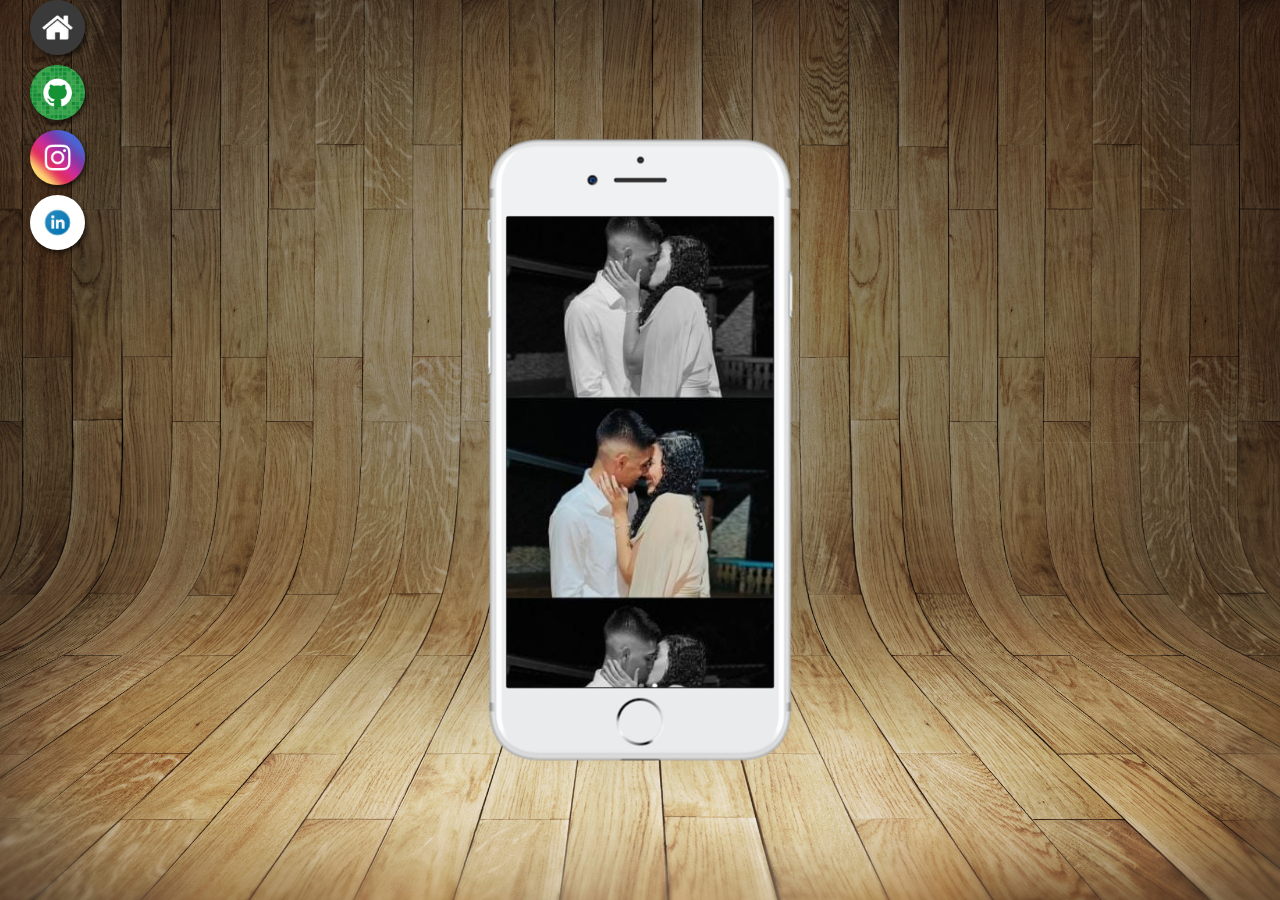
<file: index.html>
<!DOCTYPE html>
<html lang="pt-br">
<head>
    <meta charset="UTF-8">
    <meta name="viewport" content="width=device-width, initial-scale=1.0">
    <link rel="shortcut icon" href="favicon.ico" type="image/x-icon">
    <link rel="stylesheet" href="estilos/style.css">
    <title>Projeto de Redes Sociais</title>
</head>
<body>
    <main>
        <section id="telefone">
            <iframe src="home.html" name="tela" id="tela" frameborder="0">
                Seu navegador não é compatível com esse recurso.
            </iframe>
        </section>
        <section id="redes-sociais">
            <a href="home.html" target="tela"><img src="imagens/logo-home.jpg" alt="Home"></a>
            <a href="github.html" target="tela"><img src="imagens/logo-github.jpg" alt="GitHub"></a>
            <a href="instagram.html" target="tela"><img src="imagens/logo-instagram.jpg" alt="Instagram"></a>
            <a href="linkedin.html" target="tela" class="linkedin"><img src="imagens/logo-linkedin.jpg" alt="LinkedIn"></a>
        </section>
    </main>
</body>
</html>
</file>
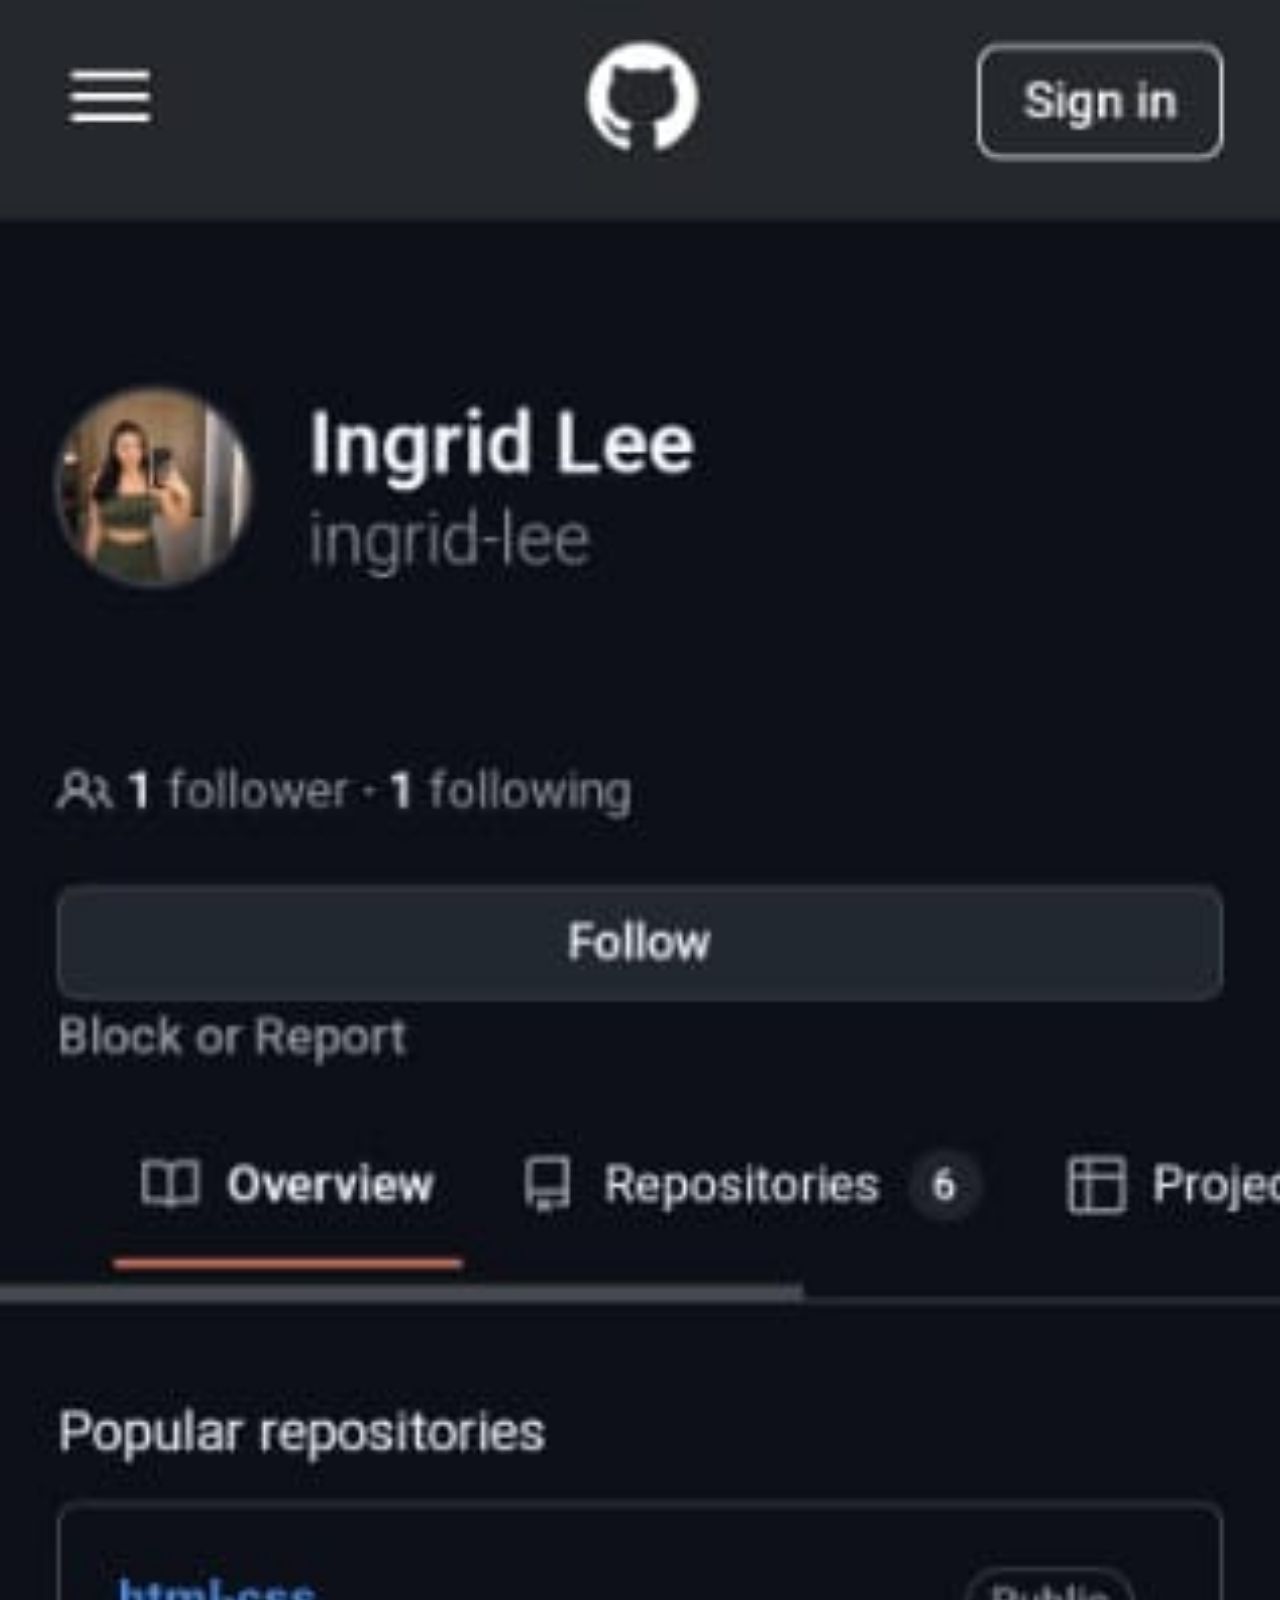
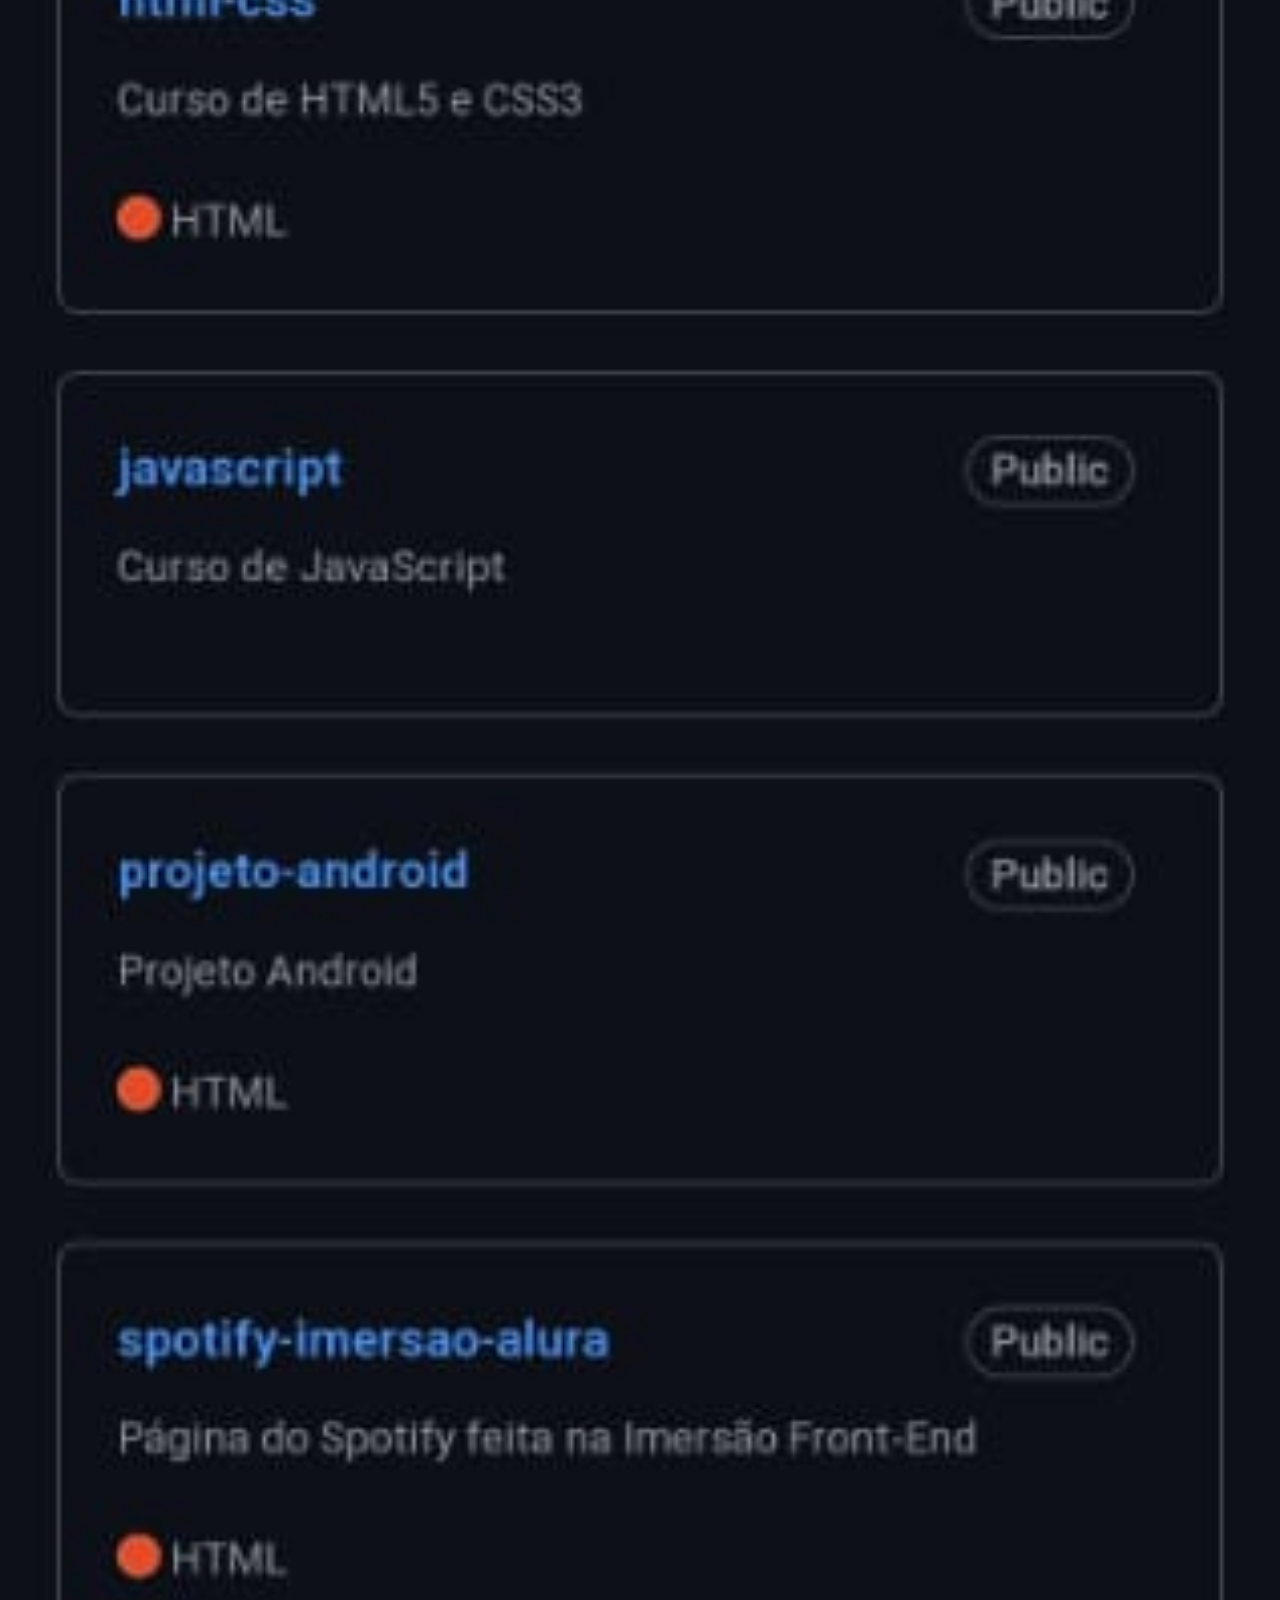
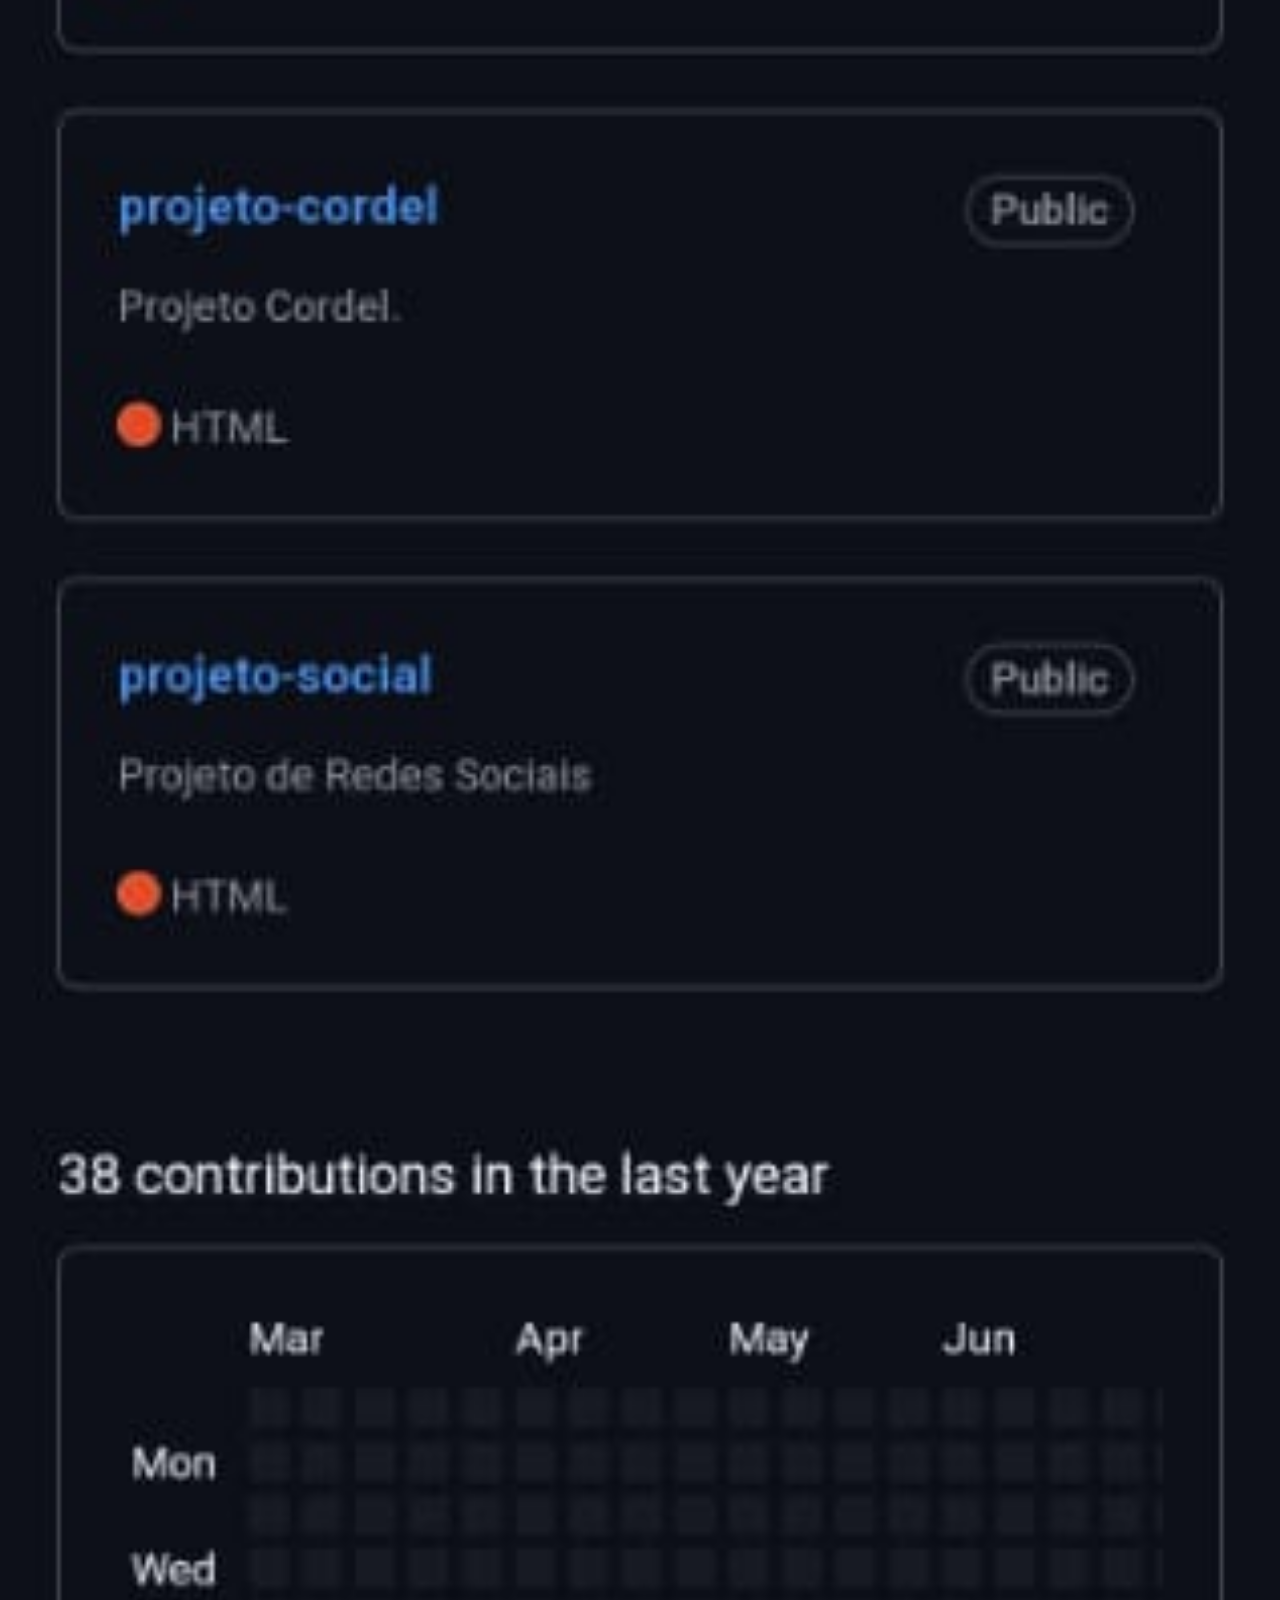
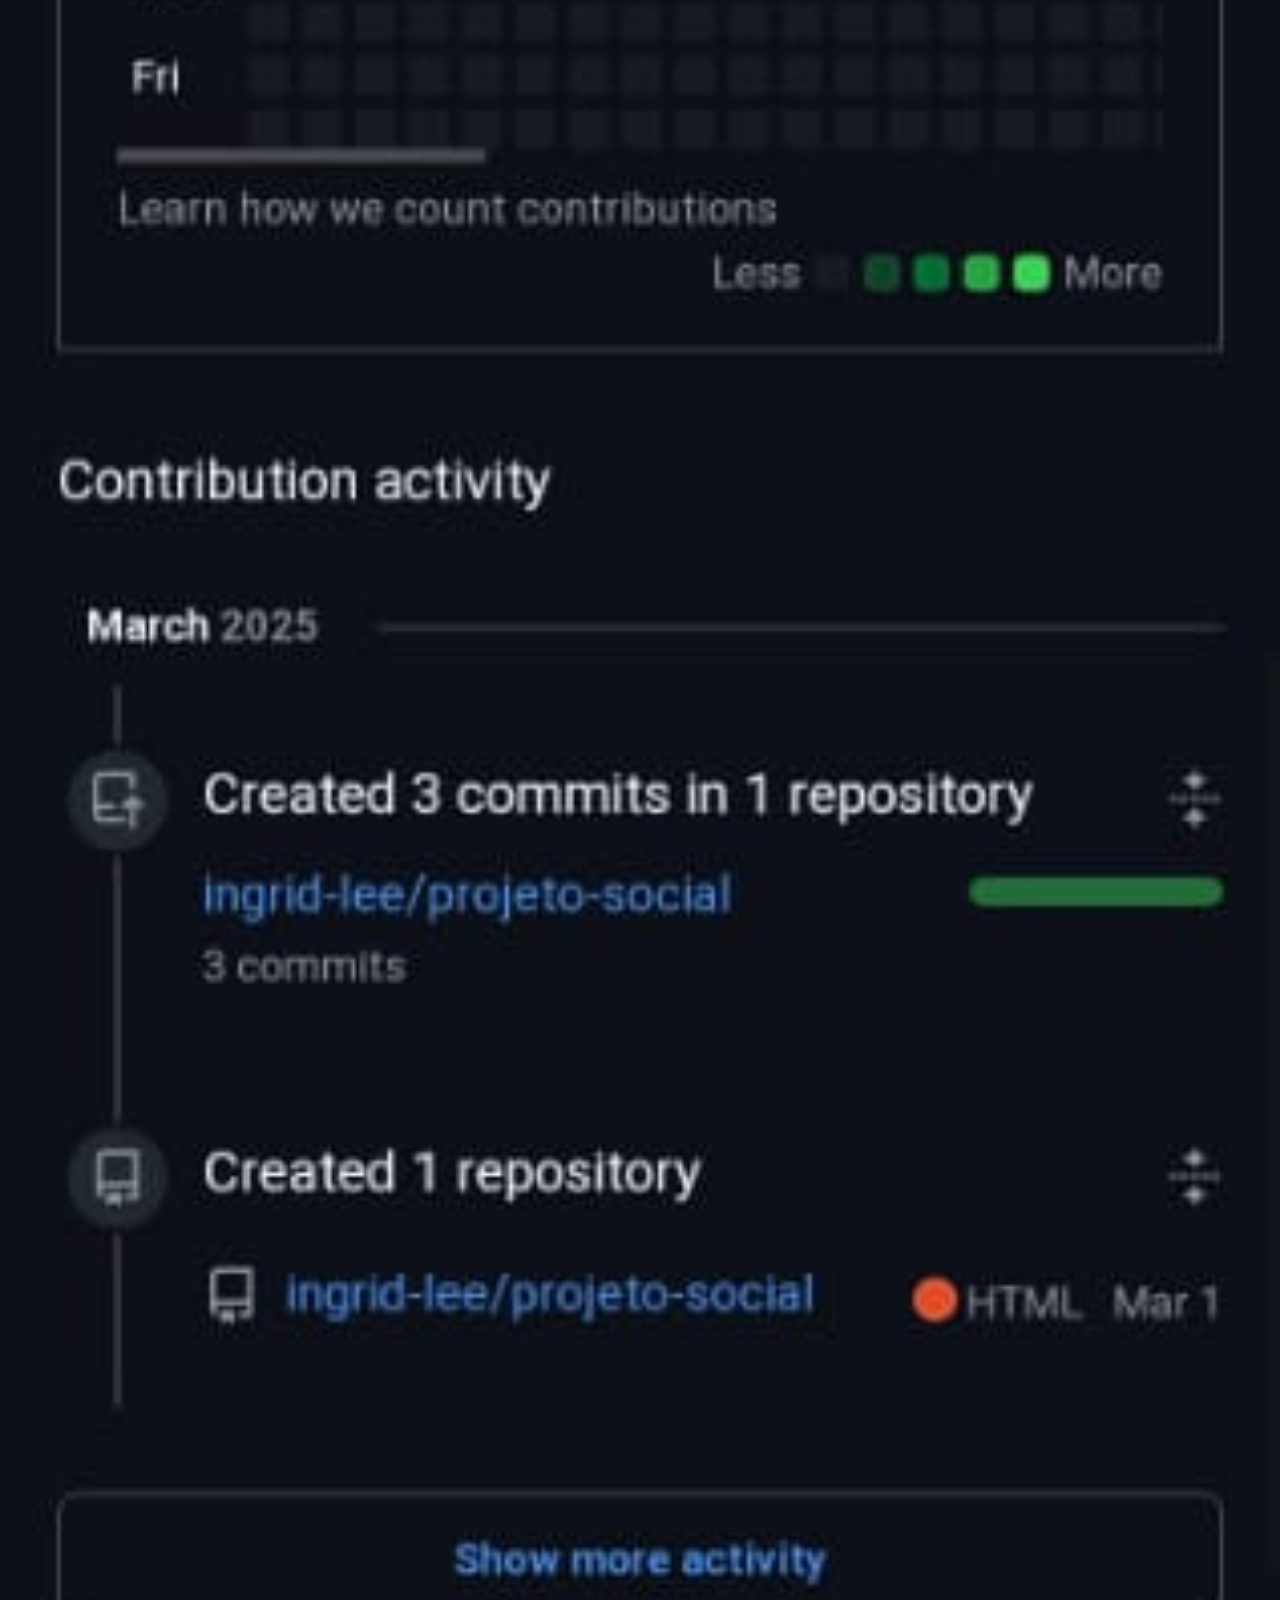
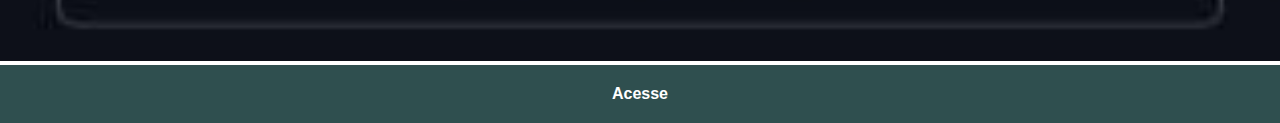
<file: github.html>
<!DOCTYPE html>
<html lang="pt-br">
<head>
    <meta charset="UTF-8">
    <meta name="viewport" content="width=device-width, initial-scale=1.0">
    <title>GitHub</title>
    <link rel="stylesheet" href="estilos/social.css">

</head>
<body>
    <img src="imagens/tela-github.jpeg" alt="GitHub">
    <a href="https://github.com/ingrid-lee" target="_blank">Acesse</a>
</body>
</html>
</file>
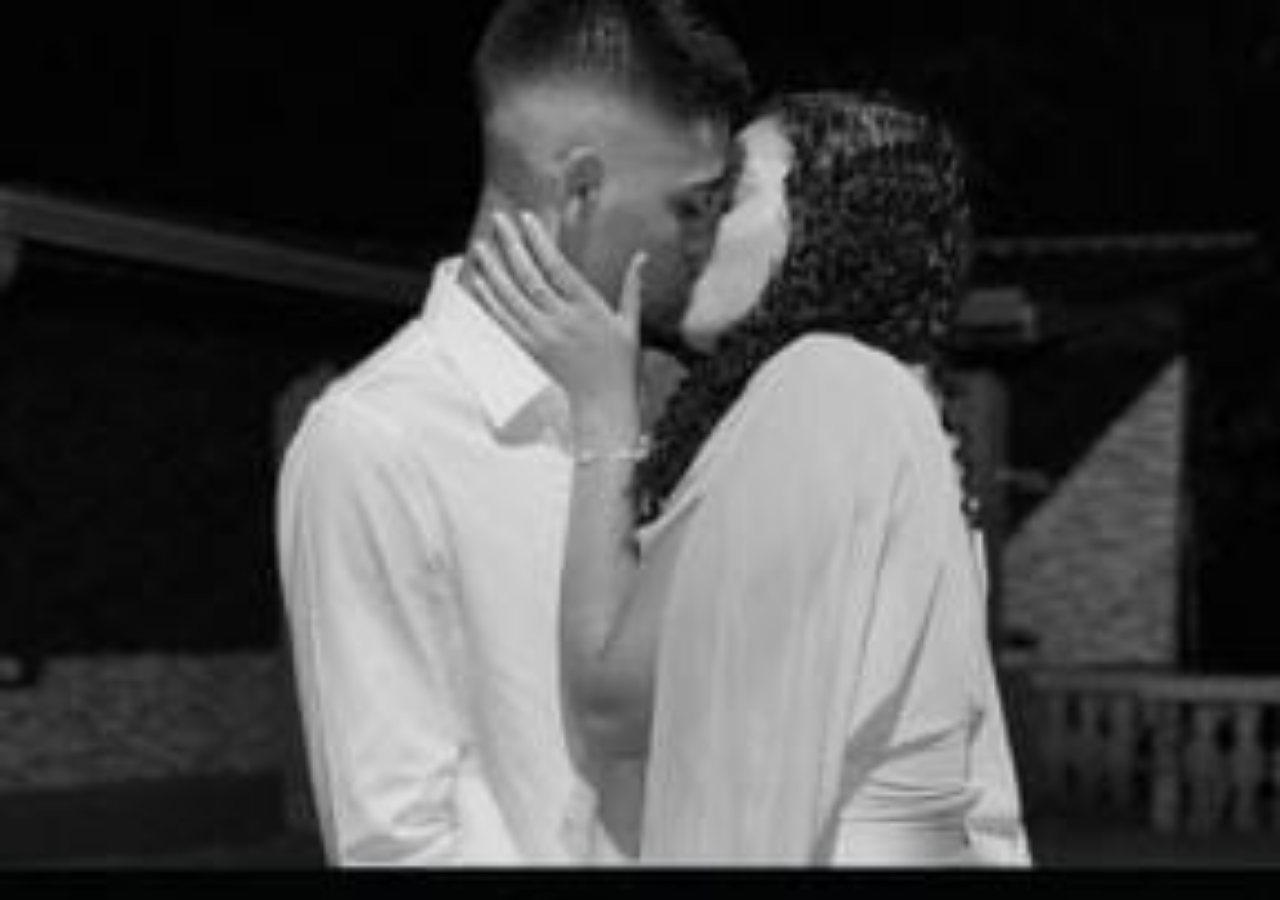
<file: home.html>
<!DOCTYPE html>
<html lang="pt-br">
<head>
    <meta charset="UTF-8">
    <meta name="viewport" content="width=device-width, initial-scale=1.0">
    <title>Home</title>
</head>

<style>
    * {
        margin: 0px;
        padding: 0px;
    }

    body {
        width: 100vw;
        height: 100vh;
        background: black url('imagens/tela-home.jpeg') no-repeat top center;
        background-size: cover;
    }
</style>

<body>
    
</body>
</html>
</file>
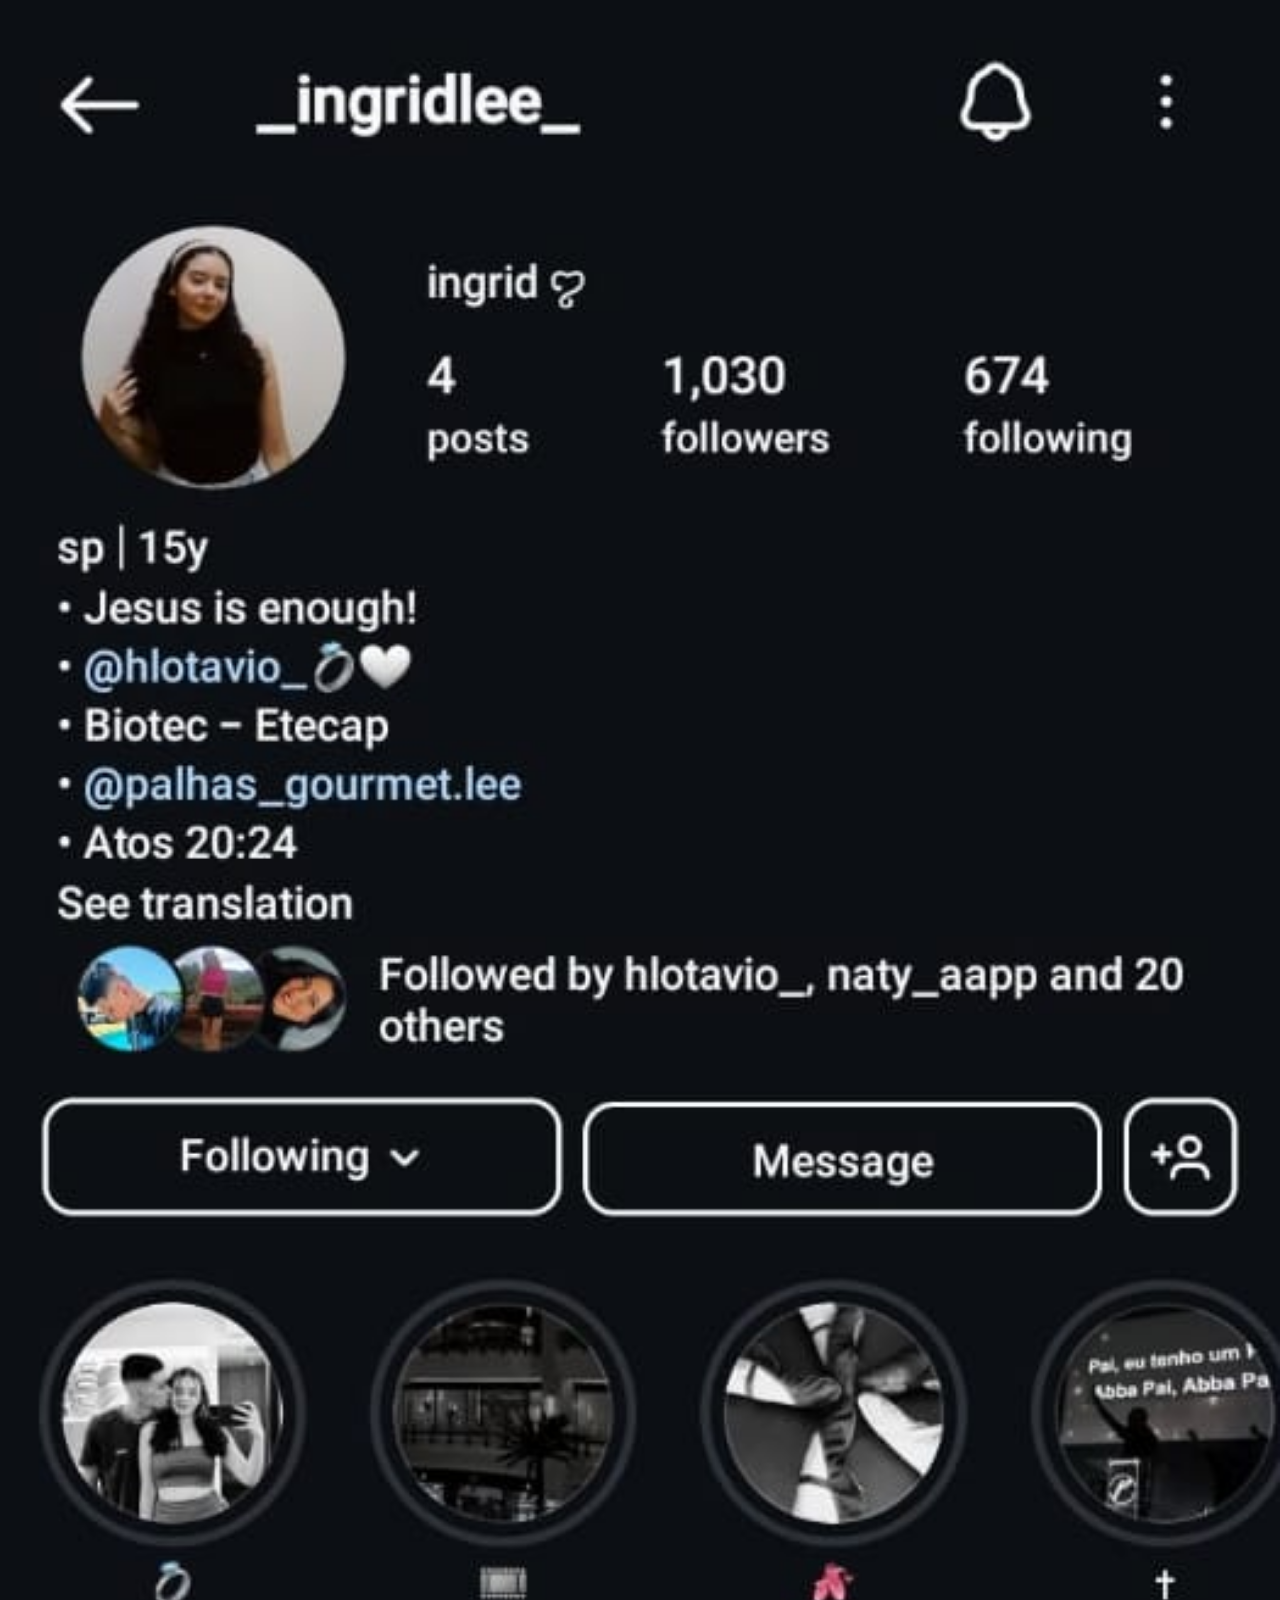
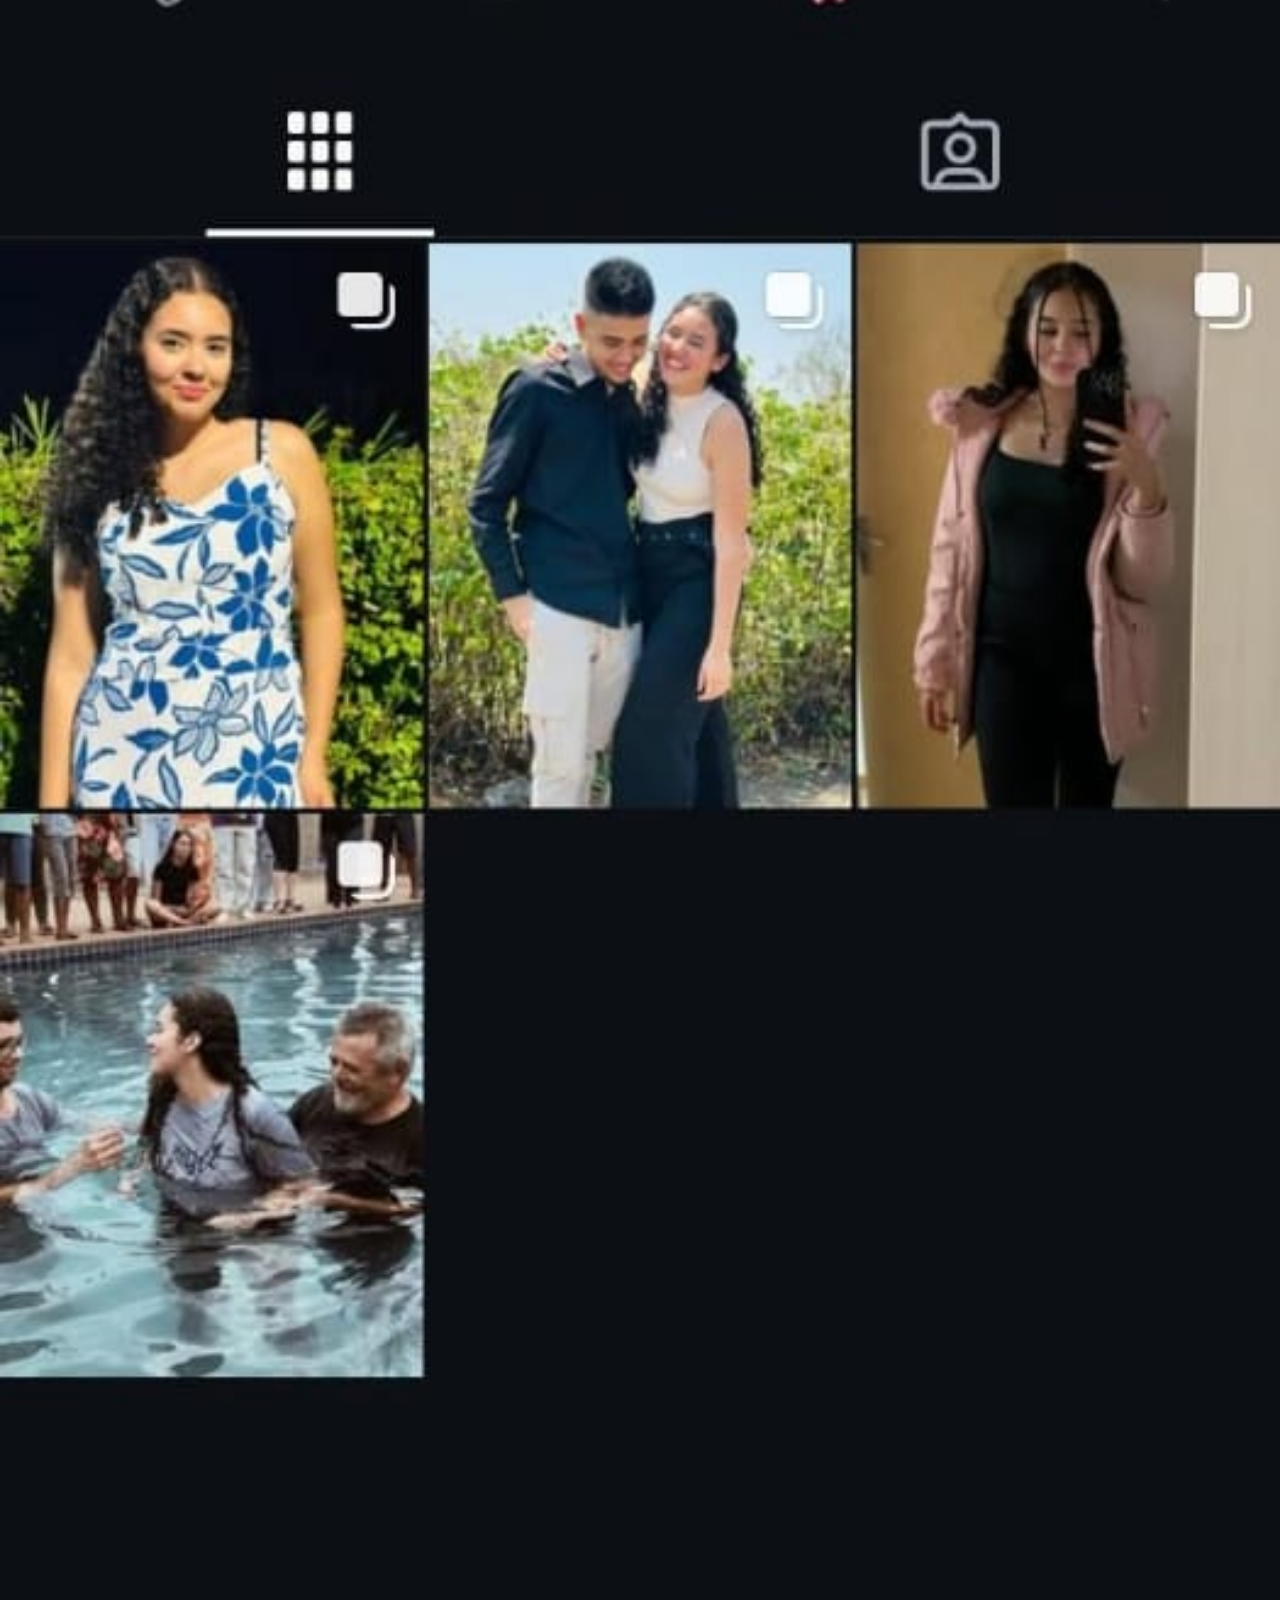
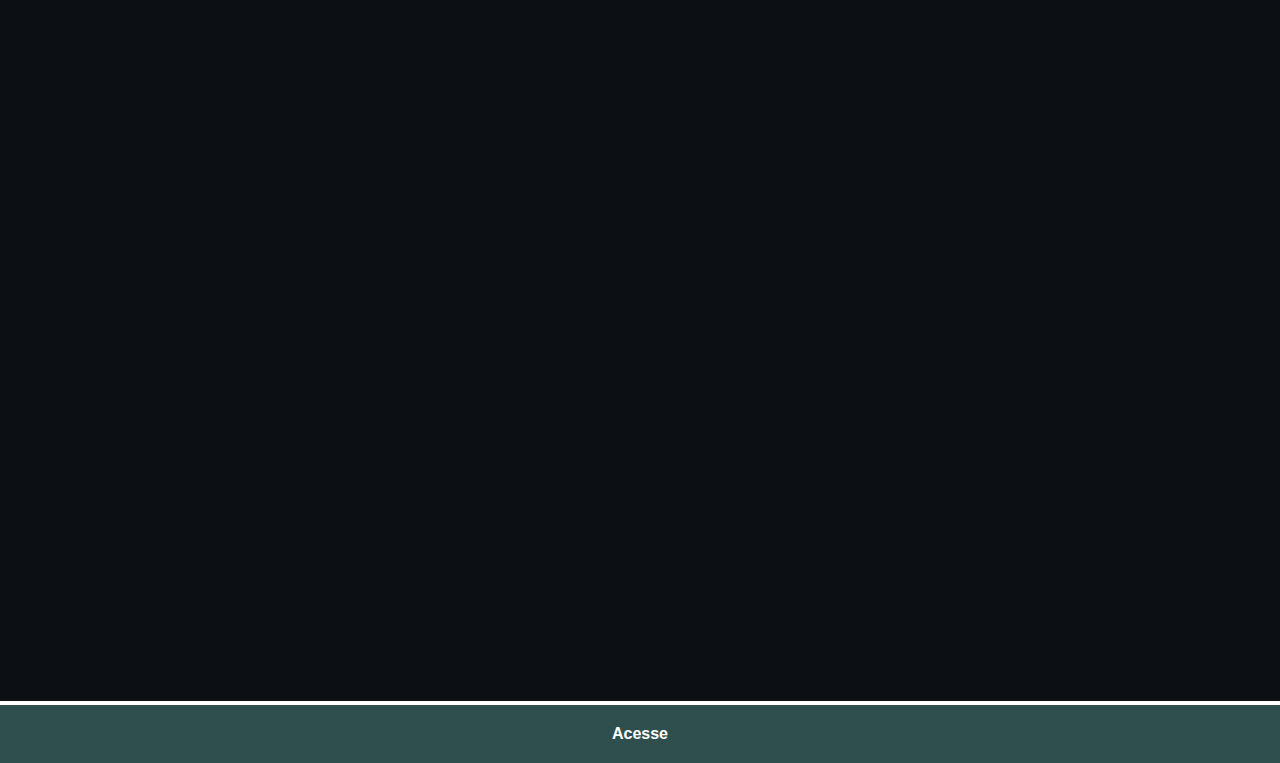
<file: instagram.html>
<!DOCTYPE html>
<html lang="pt-br">
<head>
    <meta charset="UTF-8">
    <meta name="viewport" content="width=device-width, initial-scale=1.0">
    <title>Instagram</title>
    <link rel="stylesheet" href="estilos/social.css">
</head>
<body>
    <img src="imagens/tela-instagram.jpeg" alt="Instagram">
    <a href="https://www.instagram.com/_ingridlee_/" target="_blank">Acesse</a>
</body>
</html>
</file>
<file: estilos/style.css>
@charset "UTF-8";

* {
    margin: 0px;
    padding: 0px;
    font-family: Arial, Helvetica, sans-serif;
}

html, body {
    background-color: black;
}

body {
    background: url(../imagens/fundo-madeira.jpg) no-repeat top center;
    background-size: cover;
    background-attachment: fixed;
}

main {
    height: 100vh;
    position: relative;
}

#telefone {
    position: absolute;
    top: 50%;
    left: 50%;
    transform: translate(-50%, -50%);

    height: 627px;
    width: 311px;
    background: url('../imagens/frame-iphone.png') no-repeat;
}

iframe#tela {
    position: relative;
    top: 80px;
    left: 22px;
    width: 267px;
    height: 471px;
}

#redes-sociais img {
    display: flex;

    width: 55px;
    margin-bottom: 10px;
    margin-left: 30px;
    border-radius: 50px;
    box-shadow: 2px 3px 5px rgba(0, 0, 0, 0.593);
    box-sizing: border-box;
}

#redes-sociais img:hover {
    border: 2px solid rgba(211, 211, 211, 0.651);
    transform: translate(-10px -10px);
    box-shadow: 5px 5px 10px rgba(0, 0, 0, 0.593);
}
</file>
<file: estilos/social.css>
@charset "UTF-8";

* {
    margin: 0px;
    padding: 0px;
    font-family: Arial, Helvetica, sans-serif;
}

::-webkit-scrollbar {
    width: 0px;
    height: 0px;
}

img {
    width: 100vw;
}

a {
    display: block;
    background-color: darkslategrey;
    color: white;
    padding: 20px;
    text-align: center;
    font-weight: bolder;
    text-decoration: none;
}

a:hover {
    background-color: grey;
}
</file>
